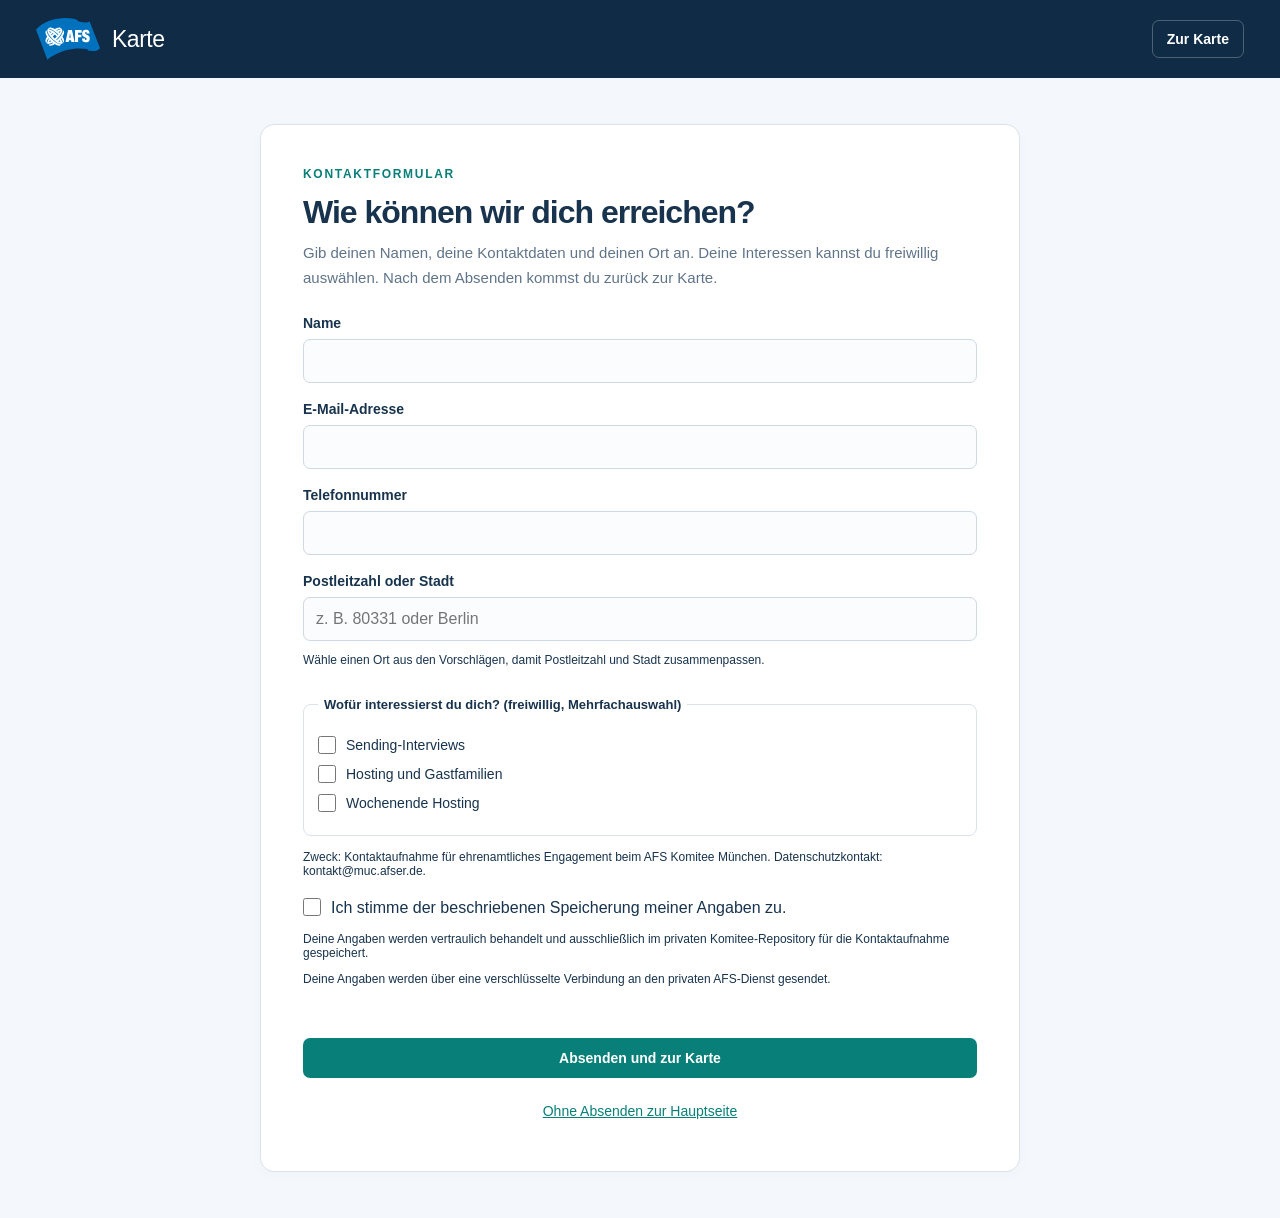
<file: docs/Kontaktformular/index.html>
<!doctype html>
<html lang="de">
<head>
  <meta charset="utf-8"><meta name="viewport" content="width=device-width,initial-scale=1,viewport-fit=cover">
  <meta name="theme-color" content="#102b46"><meta name="referrer" content="no-referrer">
  <meta name="description" content="Kontaktformular für die AFS-Karte.">
  <title>Kontaktformular · AFS Karte</title>
  <link rel="icon" href="../assets/favicon.svg" type="image/svg+xml">
  <link rel="stylesheet" href="../assets/app.css">
  <script type="module" src="../assets/contact-page.js"></script>
</head>
<body class="contact-page-body">
  <header class="header">
    <a class="brand" href="../" aria-label="Zur AFS-Karte"><img class="brand-logo" src="../assets/afs-logo.svg" alt="AFS" width="64" height="43"><span>Karte</span></a>
    <a class="contact-home-link" href="../">Zur Karte</a>
  </header>
  <main class="contact-page">
    <p class="eyebrow">KONTAKTFORMULAR</p>
    <h1>Wie können wir dich erreichen?</h1>
    <p class="contact-page-intro">Gib deinen Namen, deine Kontaktdaten und deinen Ort an. Deine Interessen kannst du freiwillig auswählen. Nach dem Absenden kommst du zurück zur Karte.</p>
    <form id="contact-page-form">
      <label for="page-name">Name</label><input id="page-name" name="name" autocomplete="name" maxlength="120" required>
      <label for="page-email">E-Mail-Adresse</label><input id="page-email" name="email" type="email" autocomplete="email" maxlength="254" required>
      <label for="page-phone">Telefonnummer</label><input id="page-phone" name="phone" type="tel" autocomplete="tel" maxlength="32" required>
      <label for="page-city">Postleitzahl oder Stadt</label><input id="page-city" name="cityLookup" autocomplete="off" placeholder="z. B. 80331 oder Berlin" maxlength="80" required aria-describedby="page-city-help">
      <p id="page-city-help" class="small-note">Wähle einen Ort aus den Vorschlägen, damit Postleitzahl und Stadt zusammenpassen.</p>
      <div id="page-city-options" class="city-options" aria-live="polite"></div>
      <fieldset class="interest-options page-interest-options">
        <legend>Wofür interessierst du dich? (freiwillig, Mehrfachauswahl)</legend>
        <label><input type="checkbox" name="interests" value="sending_interviews"> <span>Sending-Interviews</span></label>
        <label><input type="checkbox" name="interests" value="hosting"> <span>Hosting und Gastfamilien</span></label>
        <label><input type="checkbox" name="interests" value="weekend_hosting"> <span>Wochenende Hosting</span></label>
      </fieldset>
      <p id="page-purpose" class="small-note"></p>
      <label class="contact-consent page-consent"><input id="page-consent" type="checkbox" required><span>Ich stimme der beschriebenen Speicherung meiner Angaben zu.</span></label>
      <p id="page-retention" class="small-note"></p>
      <p class="small-note">Deine Angaben werden über eine verschlüsselte Verbindung an den privaten AFS-Dienst gesendet.</p>
      <label class="contact-honeypot" aria-hidden="true">Bitte leer lassen<input id="page-website" tabindex="-1" autocomplete="off"></label>
      <p id="page-message" class="form-message" role="status" aria-live="polite"></p>
      <button id="page-submit" class="primary wide" type="submit">Absenden und zur Karte</button>
      <a class="contact-skip-link" href="../">Ohne Absenden zur Hauptseite</a>
    </form>
  </main>
</body>
</html>
</file>
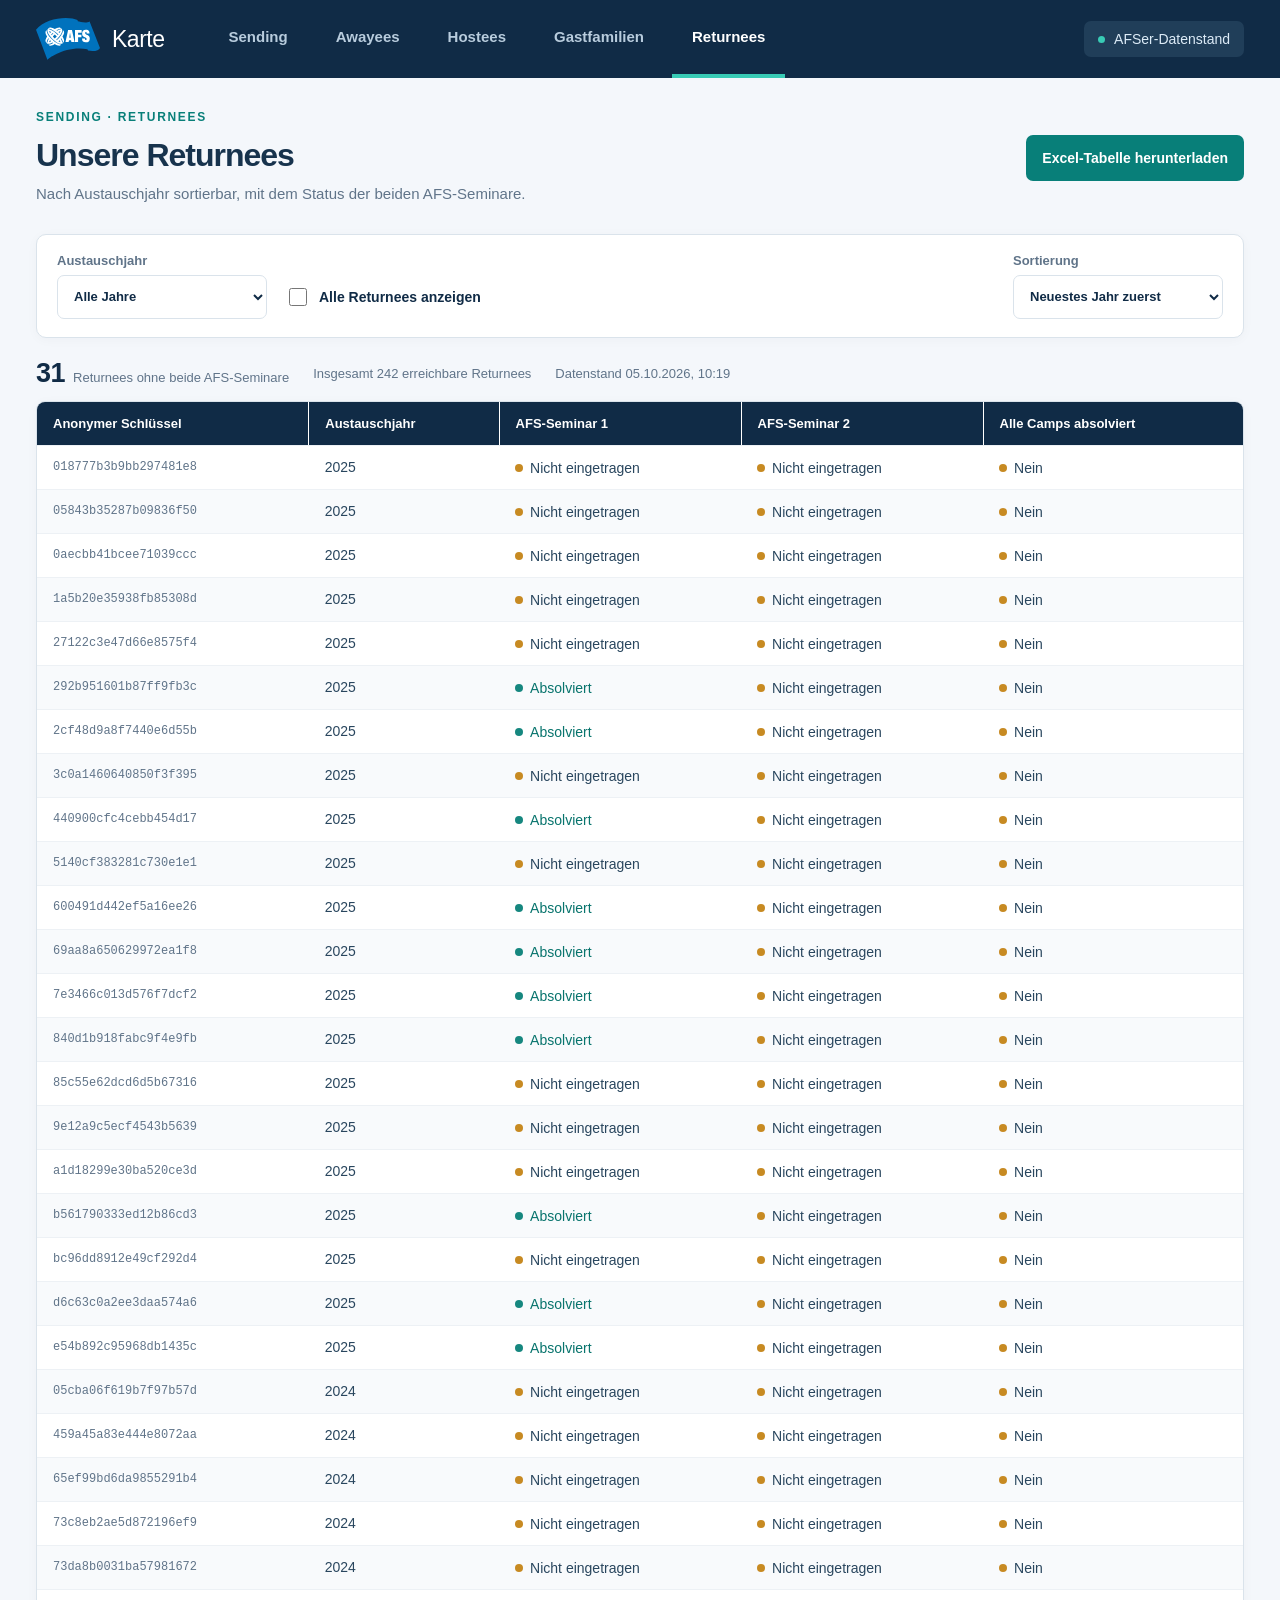
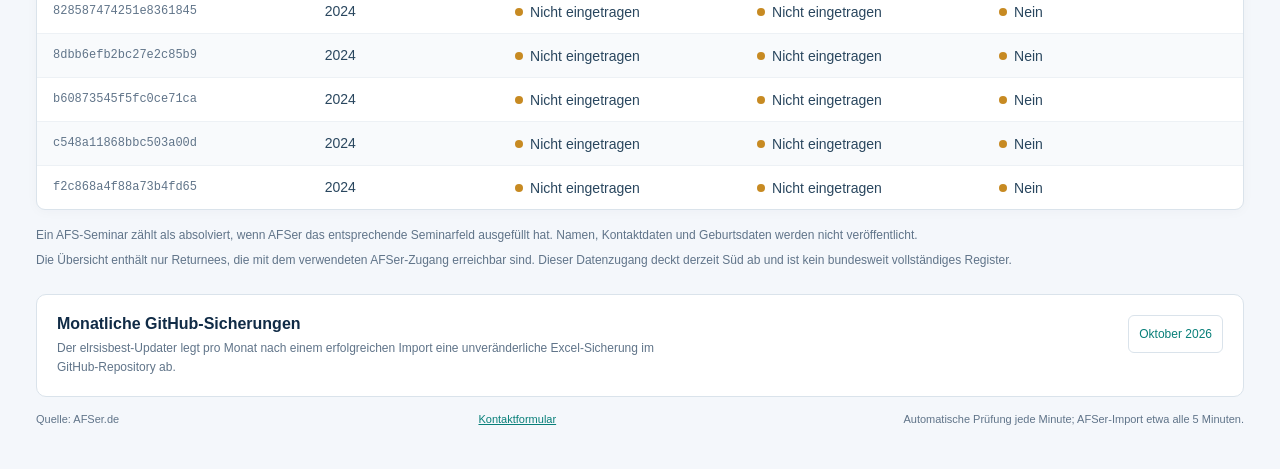
<file: docs/returnees/index.html>
<!doctype html>
<html lang="de">
<head>
  <meta charset="utf-8"><meta name="viewport" content="width=device-width,initial-scale=1,viewport-fit=cover">
  <meta name="theme-color" content="#102b46">
  <meta name="referrer" content="no-referrer"><meta name="description" content="Anonymisierte Returnee-Übersicht nach Austauschjahr und AFS-Seminarstatus.">
  <title>AFS Returnees</title>
  <link rel="icon" href="../assets/favicon.svg" type="image/svg+xml">
  <link rel="stylesheet" href="../assets/app.css"><link rel="stylesheet" href="../assets/returnees.css">
  <script type="module" src="../assets/returnees.js"></script>
</head>
<body class="returnees-page">
  <header class="header">
    <a class="brand" href="../" aria-label="AFS Karte Startseite"><img class="brand-logo" src="../assets/afs-logo.svg" alt="AFS" width="64" height="43"><span>Karte</span></a>
    <nav aria-label="Bereiche"><a href="../sending/">Sending</a><a href="../awayees/">Awayees</a><a href="../hostees/">Hostees</a><a href="../families/">Gastfamilien</a><a class="active" href="./" aria-current="page">Returnees</a></nav>
    <div class="connection" id="connection"><span class="connection-dot"></span><span id="connection-label">Datenstand laden</span></div>
  </header>
  <main class="returnees-main">
    <section class="page-heading">
      <div><p class="eyebrow">SENDING · RETURNEES</p><h1>Unsere Returnees</h1><p>Nach Austauschjahr sortierbar, mit dem Status der beiden AFS-Seminare.</p></div>
      <a class="primary returnees-download" href="../data/returnees.xlsx" id="download-current" download>Excel-Tabelle herunterladen</a>
    </section>

    <section class="returnee-controls" aria-label="Returnees filtern und sortieren">
      <label for="year-select">Austauschjahr<select id="year-select"><option value="">Alle Jahre</option></select></label>
      <label class="returnee-checkbox"><input id="show-all" type="checkbox"> Alle Returnees anzeigen</label>
      <label for="sort-select">Sortierung<select id="sort-select"><option value="year-desc">Neuestes Jahr zuerst</option><option value="year-asc">Ältestes Jahr zuerst</option></select></label>
    </section>

    <section class="returnee-summary" aria-live="polite">
      <p><strong id="visible-count">–</strong><span id="visible-label">unvollständige Returnees</span></p>
      <span id="total-count">Daten werden geladen</span>
      <span id="updated-label"></span>
    </section>
    <p id="load-error" class="returnee-error" role="status" hidden></p>

    <div class="returnee-table-wrap">
      <table class="returnee-table">
        <caption class="sr-only">Anonymisierte Returnees nach Austauschjahr und AFS-Seminarstatus</caption>
        <thead><tr><th scope="col">Anonymer Schlüssel</th><th scope="col">Austauschjahr</th><th scope="col">AFS-Seminar 1</th><th scope="col">AFS-Seminar 2</th><th scope="col">Alle Camps absolviert</th></tr></thead>
        <tbody id="returnee-rows"><tr><td colspan="5" class="returnee-empty">Returnee-Daten werden geladen.</td></tr></tbody>
      </table>
    </div>

    <section class="returnee-notes">
      <p>Ein AFS-Seminar zählt als absolviert, wenn AFSer das entsprechende Seminarfeld ausgefüllt hat. Namen, Kontaktdaten und Geburtsdaten werden nicht veröffentlicht.</p>
      <p>Die Übersicht enthält nur Returnees, die mit dem verwendeten AFSer-Zugang erreichbar sind. Dieser Datenzugang deckt derzeit Süd ab und ist kein bundesweit vollständiges Register.</p>
    </section>
    <section class="returnee-archive" aria-labelledby="archive-title">
      <div><h2 id="archive-title">Monatliche GitHub-Sicherungen</h2><p>Der elrsisbest-Updater legt pro Monat nach einem erfolgreichen Import eine unveränderliche Excel-Sicherung im GitHub-Repository ab.</p></div>
      <div id="archive-links" class="archive-links"><span>Archiv wird geladen.</span></div>
    </section>
    <footer class="returnee-footer">
      <span>Quelle: AFSer.de</span>
      <a class="contact-form-link" href="../Kontaktformular/">Kontaktformular</a>
      <span id="refresh-label">Automatische Aktualisierung wird geladen.</span>
    </footer>
  </main>
</body>
</html>
</file>
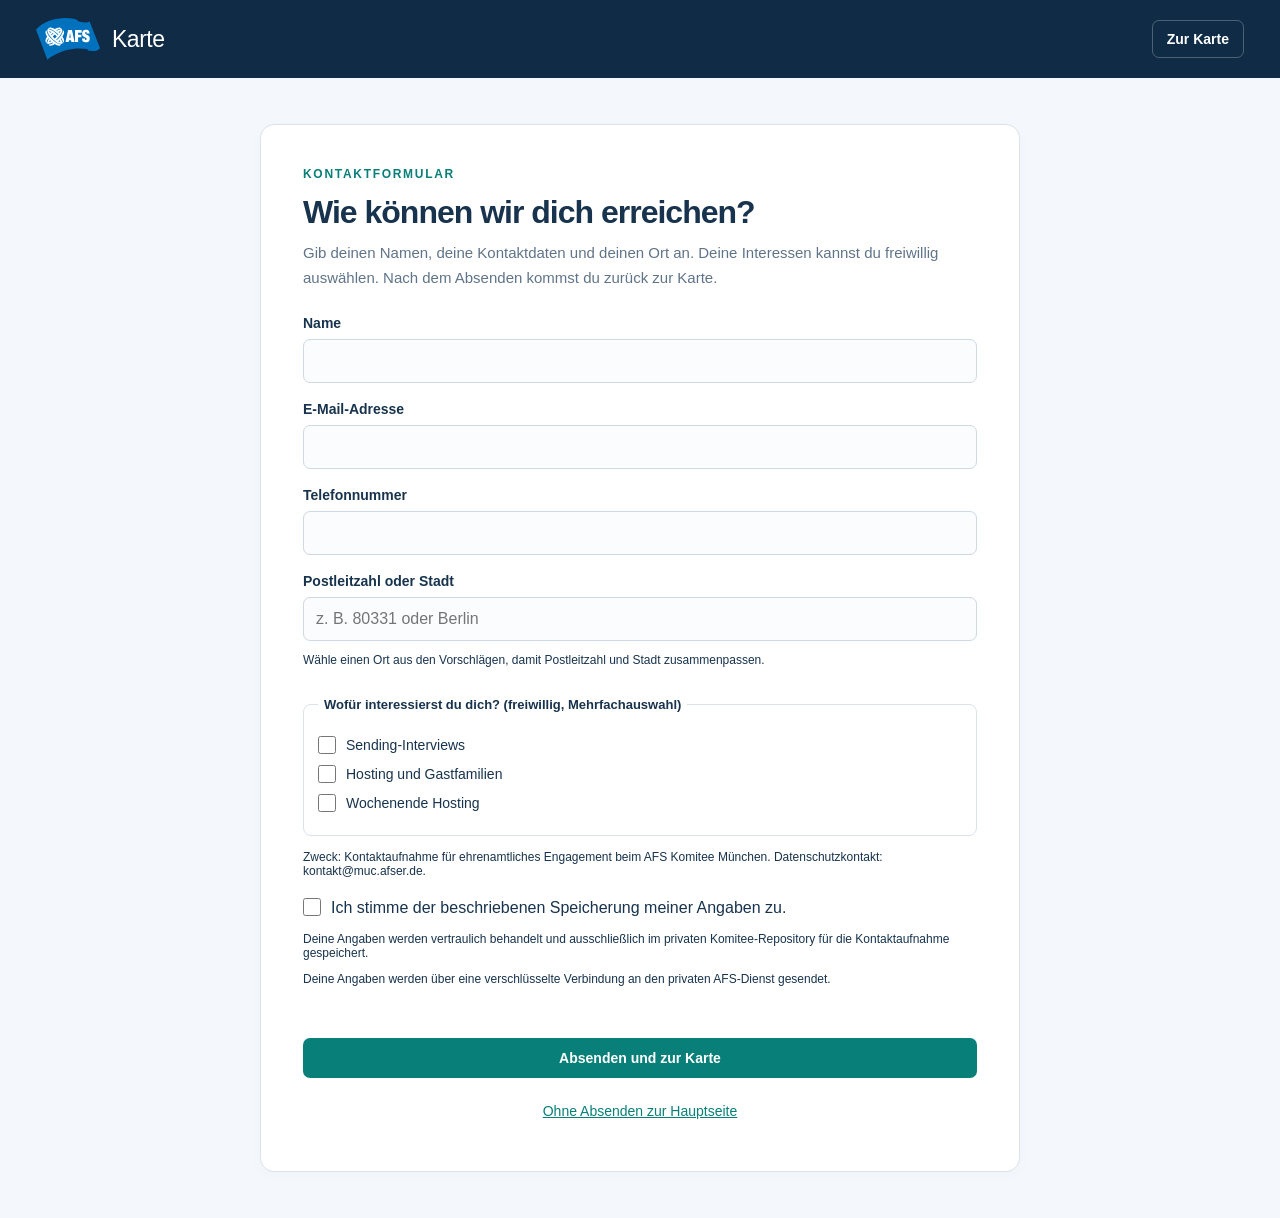
<file: docs/awayees/Kontaktformular/index.html>
<!doctype html>
<html lang="de">
<head>
  <meta charset="utf-8">
  <meta name="viewport" content="width=device-width,initial-scale=1">
  <meta name="robots" content="noindex">
  <meta http-equiv="refresh" content="0; url=../../Kontaktformular/">
  <link rel="canonical" href="../../Kontaktformular/">
  <title>Kontaktformular · AFS Karte</title>
  <script>location.replace(new URL('../../Kontaktformular/', location.href).href);</script>
</head>
<body>
  <p>Weiterleitung zum <a href="../../Kontaktformular/">Kontaktformular</a>...</p>
</body>
</html>
</file>
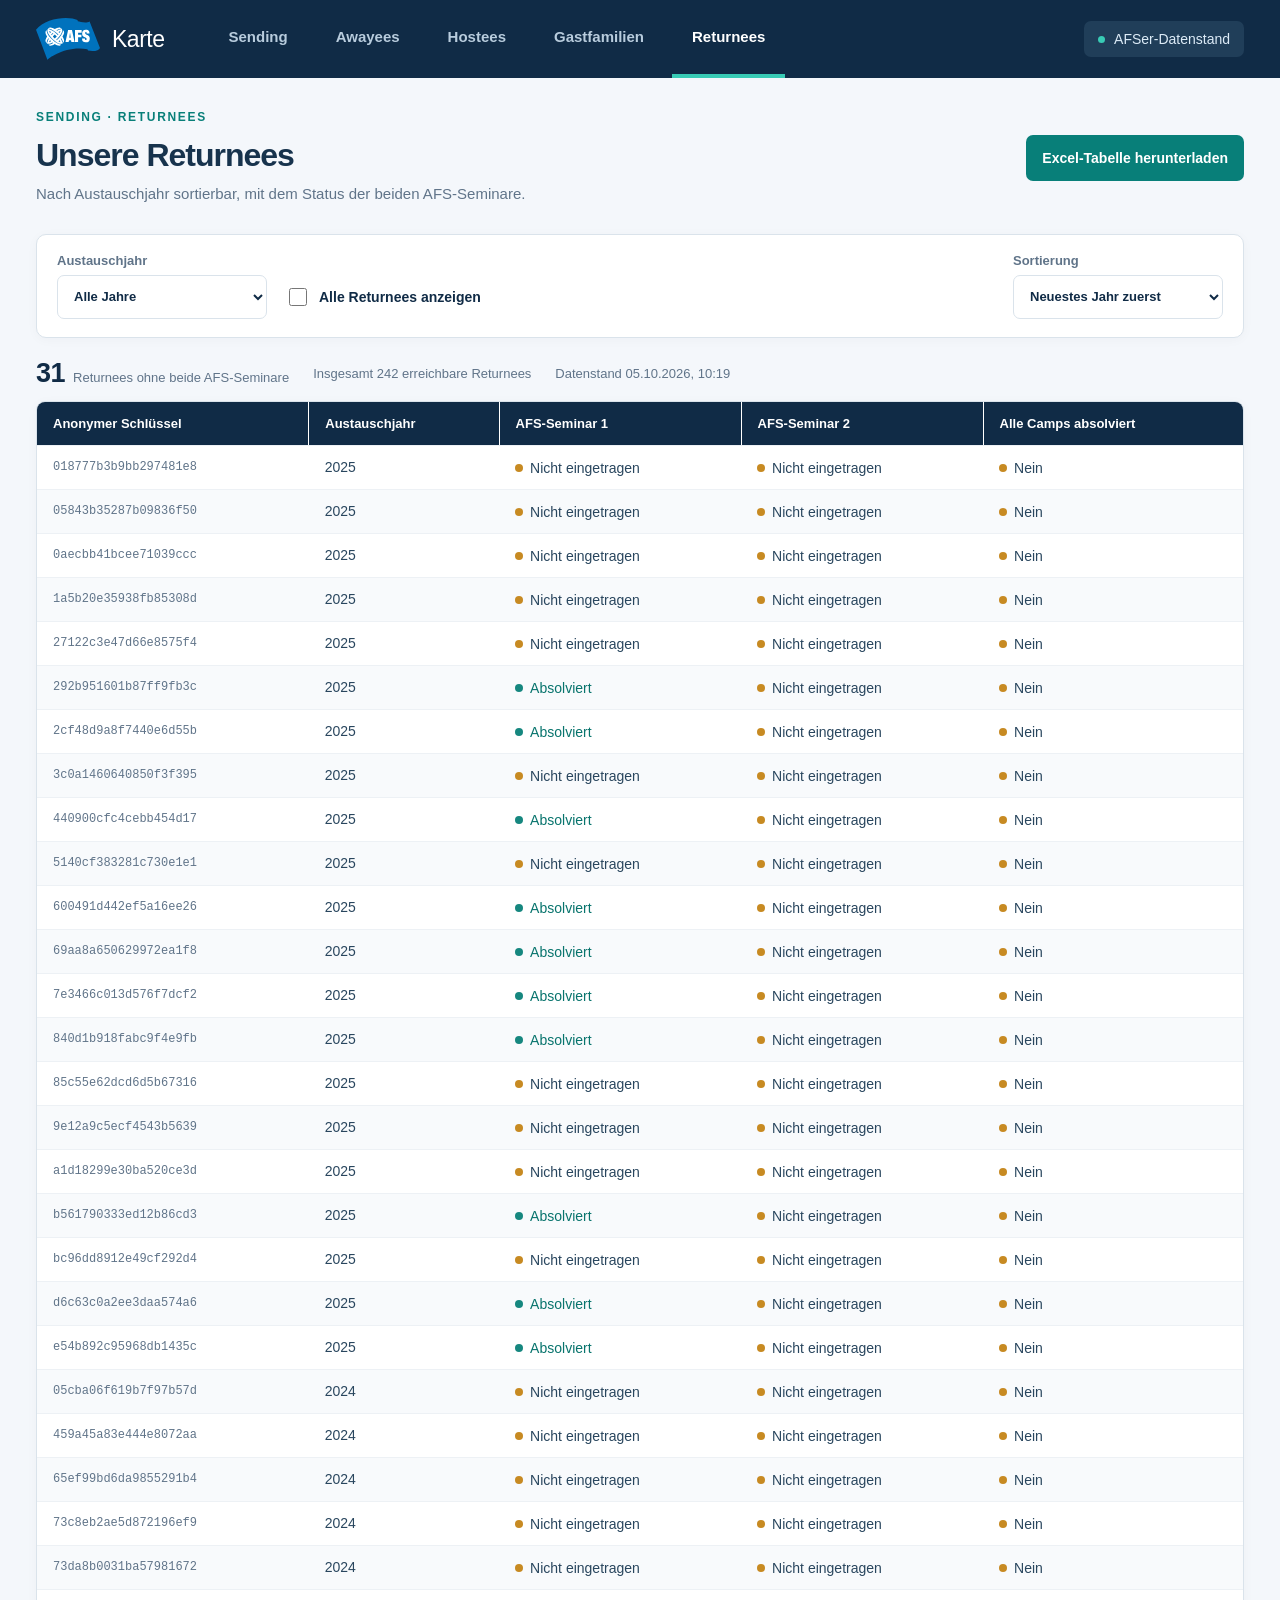
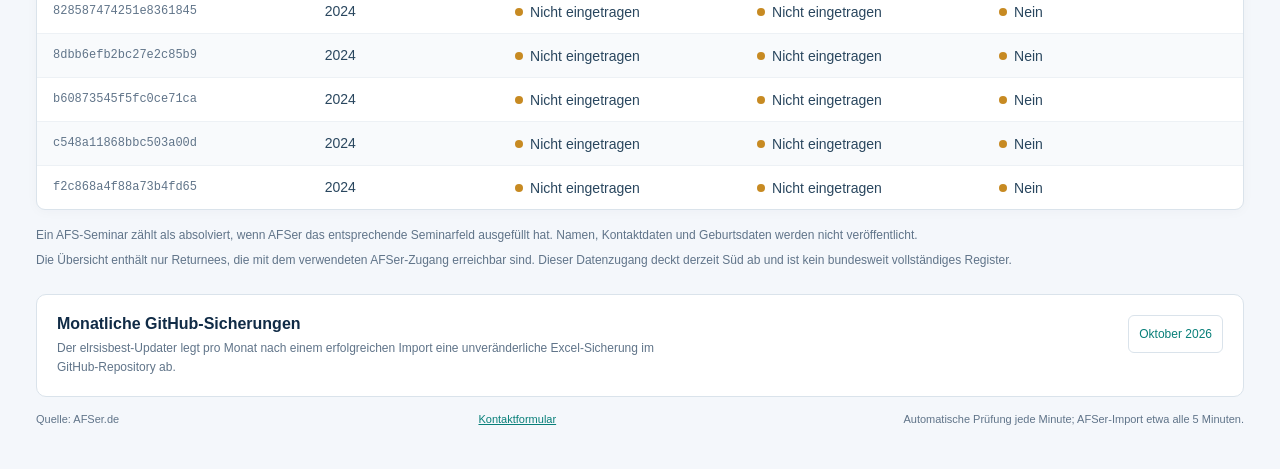
<file: docs/awayees/returnees/index.html>
<!doctype html>
<html lang="de">
<head>
  <meta charset="utf-8">
  <meta name="viewport" content="width=device-width,initial-scale=1">
  <meta name="robots" content="noindex">
  <meta http-equiv="refresh" content="0; url=../../returnees/">
  <link rel="canonical" href="../../returnees/">
  <title>AFS Returnees</title>
  <script>location.replace(new URL('../../returnees/', location.href).href);</script>
</head>
<body>
  <p>Weiterleitung zu <a href="../../returnees/">Returnees</a>...</p>
</body>
</html>
</file>
<file: docs/assets/app.css>
:root{font-family:Inter,-apple-system,BlinkMacSystemFont,"Segoe UI",sans-serif;color:#17334d;background:#f4f7fb;font-size:16px;--navy:#102b46;--teal:#087f79;--line:#dae3eb;--muted:#607489;--red:#bd343c}*{box-sizing:border-box}body{margin:0}button,input,select{font:inherit}button,a,input,select{touch-action:manipulation}button{cursor:pointer}button:disabled,select:disabled{cursor:default;opacity:.55}a{color:var(--teal)}button:focus-visible,a:focus-visible,select:focus-visible,input:focus-visible{outline:3px solid #25b8a6;outline-offset:3px}button{border:0}header{height:78px;padding:0 36px;background:var(--navy);display:flex;align-items:center;gap:44px;color:#fff}.brand{display:flex;align-items:center;gap:12px;color:#fff;text-decoration:none;font-size:23px;letter-spacing:-.5px;white-space:nowrap}.brand strong{font-weight:400;color:#b4c8d9}nav{display:flex;height:100%;align-items:stretch;gap:8px}nav a{color:#b8ccdd;text-decoration:none;padding:28px 20px 23px;border-bottom:4px solid transparent;font-size:15px;font-weight:550}nav a.active{color:white;border-bottom-color:#38cbb5}nav a:hover{background:#183952}.connection{margin-left:auto;background:#203e59;color:#dcebf7;padding:10px 14px;border-radius:7px;display:flex;align-items:center;gap:9px;font-size:14px}.connection-dot{background:#8aa0b3;width:7px;height:7px;border-radius:50%}.connected .connection-dot{background:#38cbb5}main{max-width:1720px;margin:auto;padding:32px 36px 16px}.page-heading{display:flex;justify-content:space-between;gap:24px;align-items:center;margin-bottom:28px}.eyebrow{font-size:12px;font-weight:750;letter-spacing:1.7px;color:var(--teal);margin:0 0 12px}h1{font-size:32px;line-height:1.2;letter-spacing:-1px;margin:0 0 9px}.page-heading p:not(.eyebrow){font-size:15px;color:var(--muted);line-height:1.5;margin:0}.location-button{background:white;border:1px solid var(--line);padding:13px 17px;display:flex;align-items:center;gap:10px;border-radius:9px;color:var(--navy);white-space:nowrap}.location-button>span:first-child{font-size:23px;color:var(--teal)}.edit-label{margin-left:14px;color:var(--muted);font-size:13px}.toolbar{display:flex;align-items:center;gap:20px;margin-bottom:18px}.chapter-picker{display:flex;align-items:center;gap:12px;font-size:14px;font-weight:600}.chapter-picker select, #sort-select{border:1px solid var(--line);background:white;border-radius:7px;padding:10px 34px 10px 12px;color:var(--navy);max-width:260px}.scope-note{font-size:13px;color:var(--muted)}.urgent-filter{display:flex;align-items:center;gap:8px;margin-left:auto;font-size:14px}.urgent-filter input{accent-color:var(--red);width:16px;height:16px}.subtle-button{background:transparent;color:var(--muted);font-size:14px;padding:10px 0}.workspace{display:grid;grid-template-columns:370px 1fr;min-height:590px;height:calc(100vh - 320px);max-height:950px;border:1px solid var(--line);border-radius:12px;overflow:hidden;background:white;box-shadow:0 3px 16px #102b4606}.results{display:flex;flex-direction:column;min-width:0;min-height:0;border-right:1px solid var(--line)}.result-summary{display:flex;align-items:center;justify-content:space-between;padding:22px 24px 18px;border-bottom:1px solid #edf1f5}.result-summary>div{display:flex;align-items:baseline;gap:8px}.result-summary strong{font-size:30px;letter-spacing:-1px}.result-summary span{font-size:14px;color:var(--muted)}.result-summary .urgent-count{font-size:12px;background:#fff0f0;padding:6px 8px;border-radius:5px;color:var(--red);font-weight:650}.list-heading{display:flex;align-items:center;justify-content:space-between;padding:18px 22px 10px;gap:10px}.list-heading h2{font-size:14px;margin:0}.list-heading select{font-size:12px!important;padding:6px 20px 6px 8px!important;max-width:150px}#results-list{flex:1;overflow:auto;padding:0 12px 8px}.record-card{width:100%;text-align:left;display:block;padding:16px 12px;background:#fff;border-radius:8px;color:var(--navy);margin-bottom:5px;border:1px solid transparent}.record-card:hover,.record-card.selected{background:#f0f9f8;border-color:#bde1dd}.record-card.urgent{border-left:3px solid #d14b53;padding-left:10px}.card-top{display:flex;gap:8px;align-items:center;justify-content:space-between;margin-bottom:8px}.card-title{font-size:15px;font-weight:680;overflow-wrap:anywhere}.badge{background:#e9f6f3;color:var(--teal);font-size:12px;padding:4px 6px;border-radius:4px;white-space:nowrap}.badge.danger{background:#fff0f0;color:var(--red)}.card-details{font-size:13px;line-height:1.6;color:var(--muted)}.card-bottom{display:flex;justify-content:space-between;gap:10px;margin-top:9px;font-size:12px;color:var(--muted)}.card-bottom .deadline{color:var(--red);font-weight:600}.results-footer{font-size:11px;color:var(--muted);padding:12px 16px;border-top:1px solid var(--line);display:flex;justify-content:space-between;gap:12px}.map-panel{position:relative;min-width:0;min-height:0}#map{width:100%;height:100%;background:#e4ecf0;z-index:1}.map-legend{position:absolute;z-index:500;background:white;border:1px solid #ccd7df;border-radius:7px;box-shadow:0 2px 8px #102b4612;display:flex;gap:17px;bottom:28px;left:16px;padding:12px 14px;font-size:12px;pointer-events:none}.map-legend span{display:flex;align-items:center;gap:6px}.legend-dot{width:9px;height:9px;border-radius:50%;display:inline-block}.legend-dot.regular{background:var(--teal)}.legend-dot.urgent{background:var(--red)}.area-legend i{width:13px;height:13px;border:1px solid #087f7980;background:#087f7918;border-radius:50%}.privacy-note{font-size:12px;line-height:1.6;color:var(--muted);margin:14px 0 0}.privacy-note button{padding:0;background:none;color:var(--teal);text-decoration:underline;font-size:inherit;margin-left:8px}.empty-state{padding:38px 20px;text-align:center}.empty-icon{color:var(--teal);font-size:42px}.empty-state h3{font-size:18px;margin:14px 0 10px}.empty-state p{font-size:14px;color:var(--muted);line-height:1.65}.primary{background:var(--teal);border-radius:7px;color:white;padding:12px 16px;font-size:14px;font-weight:600}.primary:hover{background:#066962}.nearby{background:#f0faf8;padding:18px 22px;border-bottom:1px solid #d9eee9}.section-label{font-size:11px;letter-spacing:1px;font-weight:750;color:var(--teal);display:flex;justify-content:space-between;gap:6px}.section-label span{font-size:10px;letter-spacing:0;color:var(--muted);font-weight:400}.nearby-row{margin-top:12px;padding:0;display:flex;justify-content:space-between;align-items:center;gap:8px;width:100%;background:transparent;color:var(--navy);font-size:13px;text-align:left}.nearby-row span:last-child{color:var(--teal);white-space:nowrap}.country-marker{border:3px solid white;box-shadow:0 1px 7px #102b4640;border-radius:50%;background:var(--teal);color:white;font-weight:700;font-family:inherit;text-align:center;line-height:30px}.leaflet-popup-content{font-family:Inter,-apple-system,sans-serif;min-width:205px;max-width:290px;margin:20px!important;color:var(--navy)}.popup-heading{font-size:18px;line-height:1.3;margin:10px 0}.popup-row{font-size:14px;line-height:1.7;margin:3px 0;color:var(--muted)}.popup-link{display:block;margin-top:15px;color:white!important;background:var(--teal);padding:11px 13px;border-radius:6px;text-align:center;text-decoration:none;font-size:14px;font-weight:650}.popup-note{font-size:11px!important;color:var(--muted);line-height:1.5}.country-popup-list{max-height:210px;overflow:auto}.country-popup-link{display:flex;justify-content:space-between;gap:8px;padding:10px 0;border-bottom:1px solid var(--line);font-size:13px;text-decoration:none}.leaflet-control-attribution{font-size:10px!important}.leaflet-control-zoom{margin-top:70px!important}.sr-only{position:absolute;width:1px;height:1px;padding:0;margin:-1px;overflow:hidden;clip:rect(0,0,0,0);white-space:nowrap;border:0}dialog{border:1px solid var(--line);border-radius:15px;max-width:480px;width:calc(100% - 32px);padding:34px;color:var(--navy);box-shadow:0 20px 70px #102b4650}dialog::backdrop{background:#0c22376b;backdrop-filter:blur(3px)}dialog h2{font-size:26px;line-height:1.2;letter-spacing:-.7px;margin:8px 0 14px}dialog p{font-size:14px;line-height:1.65;color:var(--muted)}dialog label{display:block;font-size:14px;font-weight:650;margin:20px 0 8px}dialog input,dialog select{width:100%;background:#fafcfd;border:1px solid #cdd9e3;border-radius:7px;padding:12px;color:var(--navy);font-size:16px}.dialog-close{position:absolute;top:14px;right:14px;font-size:26px;background:none;color:var(--muted);height:30px;width:30px}.wide{display:block;width:100%;margin-top:20px}.text-button{background:none;color:var(--teal);text-align:center;width:100%;padding:13px 0 0;font-size:14px}.small-note{font-size:12px!important;margin-bottom:0}.divider{display:flex;align-items:center;gap:12px;font-size:12px;color:var(--muted);margin:20px 0 8px}.divider:before,.divider:after{content:"";height:1px;background:var(--line);flex:1}.form-message{color:var(--red)!important;font-size:13px!important;min-height:20px;margin:12px 0 0}.city-options{margin-top:6px;max-height:200px;overflow:auto}.city-option{width:100%;text-align:left;background:#f2f8fb;border:1px solid var(--line);border-radius:6px;margin:3px 0;padding:9px 12px;font-size:14px;color:var(--navy)}.city-option:hover{background:#e4f3ef}.city-option small{display:block;color:var(--muted);margin-top:3px}#toast{position:fixed;bottom:22px;left:50%;transform:translateX(-50%);z-index:2000;background:var(--navy);color:white;padding:13px 20px;border-radius:8px;max-width:90%;box-shadow:0 4px 16px #102b4630;font-size:14px}[hidden]{display:none!important}
@media(min-width:1500px){.workspace{grid-template-columns:410px 1fr}.page-heading{margin-bottom:34px}main{padding-top:40px}}
.map-panel:has(.leaflet-popup) .map-legend{display:none}
@media(max-width:1050px){header{padding:0 22px;gap:22px}nav{gap:0}nav a{padding-left:13px;padding-right:13px}main{padding:26px 22px 16px}.scope-note{display:none}.workspace{grid-template-columns:330px 1fr}h1{font-size:28px}.page-heading p:not(.eyebrow){max-width:510px}.map-legend{gap:10px}.area-legend{display:none!important}}
/* Keep phone controls readable, including Safari's focused form fields. */
@media(min-width:761px) and (max-width:1050px){
  .toolbar{display:grid;grid-template-columns:minmax(0,1fr) minmax(0,1fr);gap:10px 16px}
  .chapter-picker{min-width:0}
  .chapter-picker select{width:100%;max-width:none;min-width:0}
  .record-filter{min-width:0}
  .record-filter select{width:100%;min-width:0}
  .urgent-filter{grid-column:1;margin-left:0}
  .subtle-button{grid-column:2;justify-self:end;padding:10px 12px}
}
@media(max-width:760px){
  header{height:auto;min-height:76px;display:grid;grid-template-columns:minmax(0,1fr) auto;padding:12px max(16px,env(safe-area-inset-right)) 0 max(16px,env(safe-area-inset-left));gap:8px 12px}
  .brand{grid-column:1;grid-row:1;font-size:21px;gap:10px}
  .brand-logo{width:60px;height:auto}
  .connection{grid-column:2;grid-row:1;margin-left:0;max-width:164px;min-height:44px;padding:10px;font-size:12px;line-height:1.3;text-align:left}
  .connection-dot{flex-shrink:0}
  nav{grid-column:1/-1;grid-row:2;display:grid;grid-template-columns:repeat(3,minmax(0,1fr)) minmax(0,1.3fr);width:100%;height:auto;gap:0}
  nav a{min-height:48px;display:flex;align-items:center;justify-content:center;padding:12px 3px;font-size:14px}
  main{padding:22px max(16px,env(safe-area-inset-right)) max(20px,env(safe-area-inset-bottom)) max(16px,env(safe-area-inset-left))}
  .page-heading{display:block;margin-bottom:20px}
  h1{font-size:clamp(24px,6.5vw,28px);line-height:1.25;overflow-wrap:anywhere}
  .page-heading .eyebrow{font-size:11px;line-height:1.5;letter-spacing:1.3px;margin-bottom:8px}
  .page-heading p:not(.eyebrow){font-size:14px}
  .location-button{margin-top:16px;width:100%;min-height:48px;padding:10px 12px;font-size:14px;text-align:left;white-space:normal}
  #residence-label{min-width:0;overflow-wrap:anywhere}
  .edit-label{margin-left:auto;flex-shrink:0}
  .toolbar{display:grid;grid-template-columns:minmax(0,1fr) auto;gap:10px 12px;margin-bottom:16px}
  .chapter-picker{grid-column:1/-1;display:grid;grid-template-columns:auto minmax(0,1fr);gap:12px;min-width:0}
  .chapter-picker select{width:100%;max-width:none;min-width:0;min-height:48px;font-size:16px}
  .urgent-filter{margin:0;min-height:44px;font-size:14px}
  .urgent-filter input{width:20px;height:20px;margin:0}
  .subtle-button{grid-column:2;min-height:44px;padding:8px 10px;font-size:22px;border:1px solid var(--line);border-radius:7px;background:white;line-height:1}
  .subtle-button span{display:none}
  body[data-mobile-view] .mobile-view-switch{display:flex}
  .workspace{display:flex;flex-direction:column;height:auto;min-height:0;overflow:hidden}
  .map-panel{height:clamp(400px,65svh,620px);border-radius:12px;overflow:hidden}
  body[data-mobile-view="list"] .map-panel,body[data-mobile-view="map"] .results{display:none}
  .results{border:0}
  #results-list{max-height:none;overflow:visible;padding:0 10px 10px}
  .leaflet-control-zoom{margin-top:12px!important}
  .leaflet-touch .leaflet-bar a{width:44px;height:44px;line-height:44px}
  .map-legend{bottom:30px;left:12px;max-width:calc(100% - 24px);flex-wrap:wrap;padding:10px 12px}
  .leaflet-popup-content{min-width:0;max-width:min(260px,calc(100vw - 100px));margin:16px!important;overflow-wrap:anywhere}
  .leaflet-container a.leaflet-popup-close-button{width:44px;height:44px;line-height:44px;font-size:24px}
  .leaflet-popup-content-wrapper{max-height:min(460px,55svh);overflow:auto}
  .map-panel:has(.leaflet-popup) .leaflet-top.leaflet-left{top:auto;right:12px;bottom:12px;left:auto}
  .map-panel:has(.leaflet-popup) .leaflet-control-zoom{visibility:visible;margin-top:0!important}
  .privacy-note{font-size:12px;margin-top:16px}
  .privacy-note button{display:inline-block;min-height:44px;margin-left:0;padding:8px 0}
  .result-summary{padding:16px;gap:8px;flex-wrap:wrap}
  .result-summary>div{min-width:0;flex-wrap:wrap}
  .list-heading{padding:14px 16px 10px;flex-wrap:wrap;align-items:center}
  .list-heading h2{flex:1;min-width:100px}
  .list-heading select{min-height:44px;max-width:175px;font-size:16px!important;padding:8px 24px 8px 10px!important}
  .empty-state{padding:22px 12px}
  .empty-state .primary{width:100%;min-height:48px;white-space:normal}
  .nearby{padding:14px 16px}
  .nearby-row{min-height:44px;margin-top:4px;font-size:14px}
  .nearby-row span:first-child{min-width:0;overflow-wrap:anywhere}
  .section-label{flex-wrap:wrap}
  .card-top{flex-wrap:wrap}
  .card-bottom{flex-wrap:wrap;line-height:1.5}
  .results-footer{flex-wrap:wrap;line-height:1.5}
  dialog{width:calc(100% - 24px);max-height:calc(100svh - 24px);padding:28px 20px 24px;overflow:auto;overscroll-behavior:contain;scroll-padding:20px}
  dialog h2{font-size:24px;padding-right:16px}
  .dialog-close{top:6px;right:6px;height:44px;width:44px}
  dialog label{margin-top:16px}
  .primary,.text-button,.city-option,.popup-link{min-height:44px}
  .text-button{padding:12px 0}
  #toast{bottom:max(16px,env(safe-area-inset-bottom));width:max-content;max-width:calc(100% - 32px);line-height:1.5}
}
@media(max-width:360px){nav a{font-size:13px}.connection{max-width:142px}.brand{gap:7px;font-size:19px}.brand-logo{width:54px}}
@media(prefers-reduced-motion:no-preference){.record-card,.primary{transition:background .12s ease,border-color .12s ease}}

.data-notice{padding:11px 14px;border-radius:7px;background:#fff4e3;color:#7d4b0f;font-size:13px;line-height:1.5;margin:0 0 16px}

.brand-logo{display:block;object-fit:contain;flex-shrink:0}
.mobile-view-switch{display:none;gap:4px;padding:4px;background:#e5edf3;border:1px solid var(--line);border-radius:10px;margin-bottom:12px}
.mobile-view-switch button{flex:1;min-height:44px;padding:10px 16px;border-radius:7px;background:transparent;color:var(--muted);font-size:15px;font-weight:650}
.mobile-view-switch button[aria-pressed="true"]{background:var(--navy);color:white;box-shadow:0 2px 5px #102b4615}

.record-filter{display:flex;align-items:center;gap:10px;font-size:14px;font-weight:600}.record-filter select{max-width:260px;background:white;border:1px solid var(--line);border-radius:7px;padding:10px 12px;color:var(--navy)}.badge.picked{background:#fff4dc;color:#8c5c0c}
@media(max-width:760px){.record-filter{grid-column:1/-1;display:grid;grid-template-columns:auto minmax(0,1fr)}.record-filter select{max-width:none;width:100%;min-height:48px;font-size:16px}.toolbar .urgent-filter{grid-column:1}.toolbar .subtle-button{grid-column:2}}

@media(max-width:760px){.map-panel>.mobile-map-popup{position:absolute!important;top:12px!important;bottom:auto!important;left:12px!important;right:12px!important;width:auto!important;margin:0!important;transform:none!important;z-index:600}.mobile-map-popup .leaflet-popup-content{width:auto!important;max-width:none!important;margin:18px!important;padding-right:18px}.mobile-map-popup .leaflet-popup-content-wrapper{max-height:calc(65svh - 48px)}.mobile-map-popup .leaflet-popup-tip-container{display:none}}

@media(max-width:760px){.mobile-map-popup a.leaflet-popup-close-button{position:absolute;top:0;right:0;width:44px;height:44px;line-height:44px;font-size:24px;text-align:center;text-decoration:none;color:var(--muted)}.mobile-map-popup .leaflet-popup-content-wrapper{background:white;border-radius:12px;box-shadow:0 3px 14px #0006}}

.scope-actions{display:flex;justify-content:flex-end;margin-top:8px}
.show-all-button{min-height:36px;padding:6px 10px;border:1px solid var(--line);border-radius:6px;background:transparent;color:var(--teal);font-size:12px;font-weight:550;line-height:1.3}
.show-all-button[aria-pressed="true"]{background:#e9f6f3;border-color:#bde1dd}
@media(max-width:760px){.show-all-button{min-height:40px}}

@media(max-width:760px){header nav{grid-template-columns:repeat(5,minmax(0,1fr))}header nav a{padding:10px 2px;font-size:clamp(10px,3.2vw,13px)}}
@media(min-width:761px) and (max-width:940px){header{gap:12px}header nav a{padding-left:8px;padding-right:8px;font-size:13px}}

@media(min-width:761px){.map-panel>.desktop-map-popup{position:absolute!important;transform:none!important;margin:0!important;z-index:700!important}.desktop-map-popup .leaflet-popup-tip-container{display:none}.desktop-map-popup .leaflet-popup-content-wrapper{max-height:min(460px,calc(100% - 52px));overflow:auto}}
[hidden]{display:none!important}
/* Contact intake fields share the existing residence picker for first-visit setup. */
dialog#residence-dialog{max-height:min(92svh,800px);overflow-y:auto}
.contact-fields{border:0;border-top:1px solid var(--line);margin:18px 0 0;padding:14px 0 0;min-width:0}
.contact-fields legend{font-size:15px;font-weight:700;padding:0 8px 0 0}
.contact-fields label{margin-top:14px}
.contact-consent{display:flex!important;align-items:flex-start;gap:10px;font-weight:450!important;line-height:1.5}
.contact-consent input{flex:0 0 18px;width:18px;height:18px;margin:2px 0 0;accent-color:var(--teal)}
.inline-button{display:inline;background:none;padding:0;color:var(--teal);text-decoration:underline;font:inherit}
.contact-fields .small-note{margin-top:10px}
.contact-honeypot{position:absolute!important;left:-10000px!important;top:auto!important;width:1px!important;height:1px!important;overflow:hidden!important}
.interest-options{border:1px solid var(--line);border-radius:8px;padding:14px 14px 12px;margin:18px 0 6px;min-width:0}
.interest-options legend{font-size:13px;font-weight:700;padding:0 6px}
.interest-options label{display:flex!important;align-items:flex-start;gap:10px;margin:9px 0!important;font-size:14px;font-weight:450!important;line-height:1.45}
.interest-options input{flex:0 0 18px;width:18px!important;height:18px;margin:1px 0 0;accent-color:var(--teal)}
.contact-form-link{margin-left:12px}
.contact-page-body{min-height:100vh;background:#f4f7fb}
.contact-home-link{margin-left:auto;color:#fff;text-decoration:none;font-size:14px;font-weight:600;padding:10px 14px;border:1px solid #ffffff40;border-radius:7px}
.contact-home-link:hover{background:#ffffff16}
.contact-page{max-width:760px;margin:46px auto;padding:42px;background:#fff;border:1px solid var(--line);border-radius:14px;box-shadow:0 3px 16px #102b4606}
.contact-page h1{font-size:32px;line-height:1.2;letter-spacing:-1px;margin:0 0 10px}
.contact-page-intro{font-size:15px;line-height:1.65;color:var(--muted);margin:0 0 24px}
.contact-page form>label:not(.contact-consent):not(.contact-honeypot){display:block;font-size:14px;font-weight:650;margin:18px 0 8px}
.contact-page input:not([type="checkbox"]){width:100%;background:#fafcfd;border:1px solid #cdd9e3;border-radius:7px;padding:12px;color:var(--navy);font-size:16px}
.contact-page .page-interest-options{margin:24px 0 14px}
.contact-page .page-consent{margin:18px 0 8px}
.contact-page .page-consent input{background:#fafcfd;border:1px solid #cdd9e3;border-radius:4px}
.contact-page .form-message{min-height:20px}
.contact-skip-link{display:block;text-align:center;margin-top:15px;padding:10px;color:var(--teal);font-size:14px}
.site-footer{display:flex;justify-content:space-between;align-items:center;gap:16px;flex-wrap:wrap;margin-top:28px;padding-top:18px;border-top:1px solid var(--line);color:var(--muted);font-size:13px}
.site-footer-links{display:flex;align-items:center;gap:18px;flex-wrap:wrap}
.site-footer a{color:var(--teal);text-decoration:none;font-weight:550}
.site-footer a:hover{text-decoration:underline}
.site-footer .inline-button{color:var(--teal);font-size:13px;font-weight:550;text-decoration:none;cursor:pointer}
.site-footer .inline-button:hover{text-decoration:underline}
.results-footer .contact-form-link{margin:0}
@media(max-width:760px){.contact-page{margin:18px 12px;padding:28px 20px}.contact-page h1{font-size:27px}.contact-form-link{display:inline-block;margin:10px 0 0}.contact-home-link{padding:9px 10px}.site-footer{flex-direction:column;align-items:flex-start;gap:10px;margin-top:20px}}
</file>
<file: docs/assets/returnees.css>
.returnees-main{max-width:1360px;min-height:calc(100vh - 78px);padding-bottom:44px}
.returnees-download{white-space:nowrap;text-decoration:none;display:inline-flex;align-items:center;justify-content:center;min-height:46px}
.returnee-controls{display:flex;align-items:end;gap:18px;padding:18px 20px;background:#fff;border:1px solid var(--line);border-radius:10px;box-shadow:0 2px 12px #102b4608}
.returnee-controls>label{display:flex;flex-direction:column;gap:7px;font-size:13px;font-weight:650;color:var(--muted)}
.returnee-controls select{min-width:210px;min-height:44px;border:1px solid var(--line);border-radius:7px;background:#fff;padding:9px 34px 9px 12px;color:var(--navy)}
.returnee-controls .returnee-checkbox{display:flex;flex-direction:row;align-items:center;gap:9px;margin-right:auto;min-height:44px;color:var(--navy);font-size:14px}
.returnee-checkbox input{width:18px;height:18px;accent-color:var(--teal)}
.returnee-summary{display:flex;align-items:center;gap:24px;flex-wrap:wrap;margin:20px 0 12px;color:var(--muted);font-size:13px}
.returnee-summary p{margin:0;display:flex;align-items:baseline;gap:8px}
.returnee-summary strong{font-size:27px;color:var(--navy);letter-spacing:-.5px}
.returnee-table-wrap{overflow:auto;border:1px solid var(--line);border-radius:9px;background:white;box-shadow:0 2px 12px #102b4608}
.returnee-table{border-collapse:collapse;width:100%;min-width:760px;text-align:left}
.returnee-table th{position:sticky;top:0;background:var(--navy);color:white;text-align:left;padding:14px 16px;font-size:13px;font-weight:650;white-space:nowrap}
.returnee-table th+th{border-left:1px solid #ffffff38}
.returnee-table td{padding:13px 16px;border-top:1px solid #edf1f5;font-size:14px;color:#29465e;vertical-align:middle}
.returnee-table tbody tr:nth-child(even){background:#f8fafc}
.returnee-table tbody tr:hover{background:#eff8f7}
.returnee-table td:first-child{font-family:ui-monospace,SFMono-Regular,Menlo,monospace;font-size:12px;color:#607489;white-space:nowrap}
.camp-status{display:inline-flex;align-items:center;gap:7px;white-space:nowrap}
.camp-status::before{content:"";width:8px;height:8px;border-radius:50%;background:#c78a22}
.camp-status.done::before{background:#16877f}
.camp-status.done{color:#08746d}
.returnee-empty{text-align:center!important;color:var(--muted)!important;padding:32px!important}
.returnee-notes{margin:16px 0 24px;color:var(--muted);font-size:12px;line-height:1.6}
.returnee-notes p{margin:6px 0}
.returnee-archive{display:flex;justify-content:space-between;align-items:start;gap:24px;padding:20px;border:1px solid var(--line);border-radius:10px;background:white}
.returnee-archive h2{margin:0 0 6px;font-size:16px;color:var(--navy)}
.returnee-archive p{max-width:640px;margin:0;color:var(--muted);font-size:12px;line-height:1.55}
.archive-links{display:flex;justify-content:flex-end;flex-wrap:wrap;gap:8px;max-width:460px}
.archive-links a{display:inline-flex;align-items:center;min-height:38px;padding:7px 10px;border:1px solid var(--line);border-radius:6px;text-decoration:none;font-size:12px;color:var(--teal);white-space:nowrap}
.archive-links a:hover{background:#eff8f7}
.returnee-footer{display:flex;justify-content:space-between;gap:12px;flex-wrap:wrap;margin-top:16px;color:var(--muted);font-size:11px}
.returnee-error{margin:14px 0;padding:12px 14px;border-radius:7px;background:#fff0f0;color:#9a272e;font-size:13px;line-height:1.5}
@media(max-width:760px){
  .returnees-main{min-height:calc(100svh - 126px);padding-top:20px}
  .returnees-download{width:100%;margin-top:16px;min-height:48px;white-space:normal;text-align:center}
  .returnee-controls{display:grid;grid-template-columns:minmax(0,1fr);gap:10px;padding:14px}
  .returnee-controls>label{display:grid;grid-template-columns:105px minmax(0,1fr);align-items:center;gap:8px;font-size:13px}
  .returnee-controls select{min-width:0;width:100%;min-height:46px;font-size:16px}
  .returnee-controls .returnee-checkbox{min-height:44px;margin:0;display:flex}
  .returnee-summary{gap:8px 18px;margin:16px 0 10px}
  .returnee-summary strong{font-size:24px}
  .returnee-table th,.returnee-table td{padding:12px}
  .returnee-archive{display:block;padding:16px}
  .archive-links{justify-content:flex-start;margin-top:14px}
  .returnee-footer{line-height:1.5}
}
</file>
